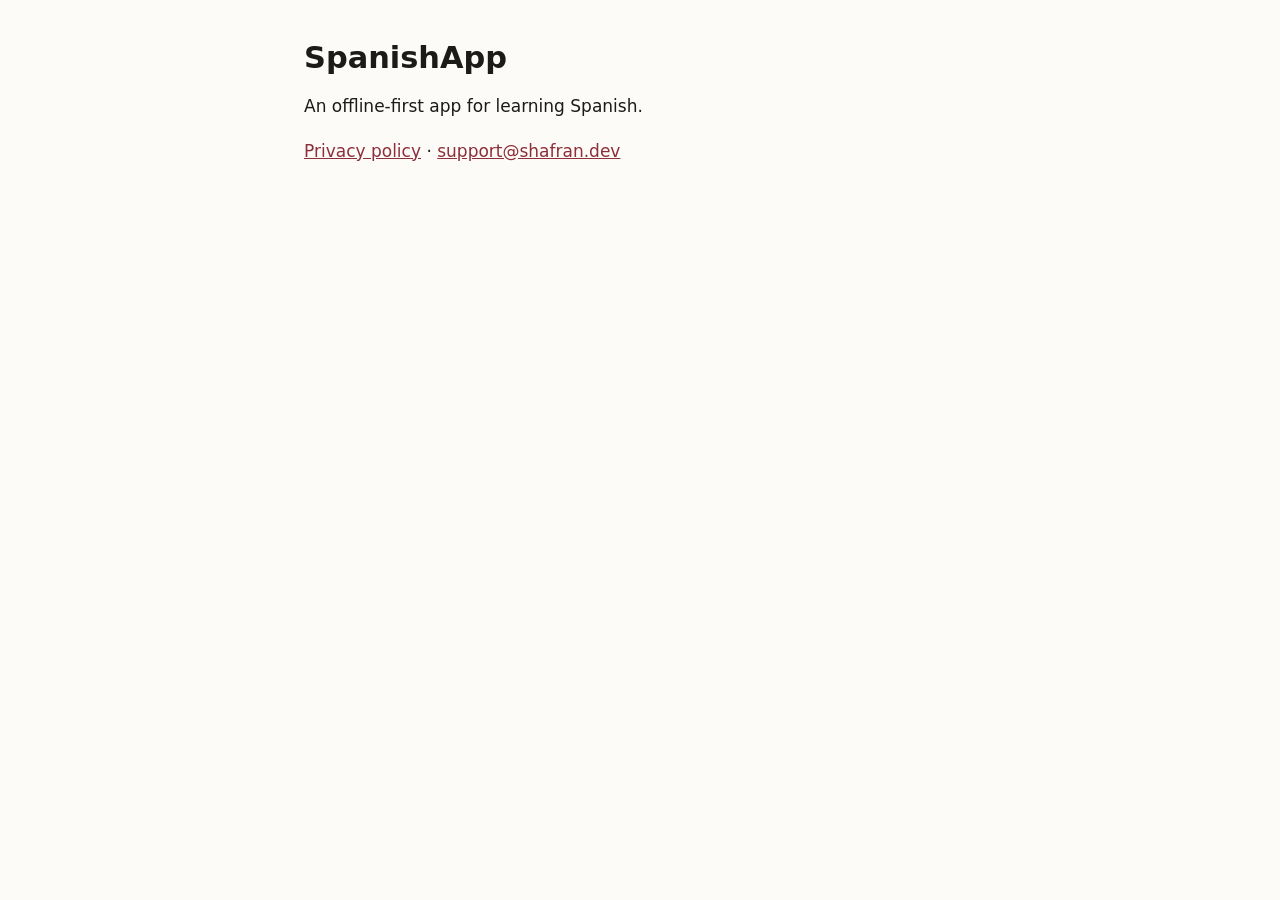
<file: index.html>
<!doctype html>
<html lang="en">
<head>
<meta charset="utf-8">
<meta name="viewport" content="width=device-width, initial-scale=1">
<title>SpanishApp</title>
<link rel="stylesheet" href="/style.css">
</head>
<body>
<main>
<h1>SpanishApp</h1>
<p>An offline-first app for learning Spanish.</p>
<p><a href="/privacy-policy/">Privacy policy</a> · <a href="mailto:support@shafran.dev">support@shafran.dev</a></p>
</main>
</body>
</html>
</file>
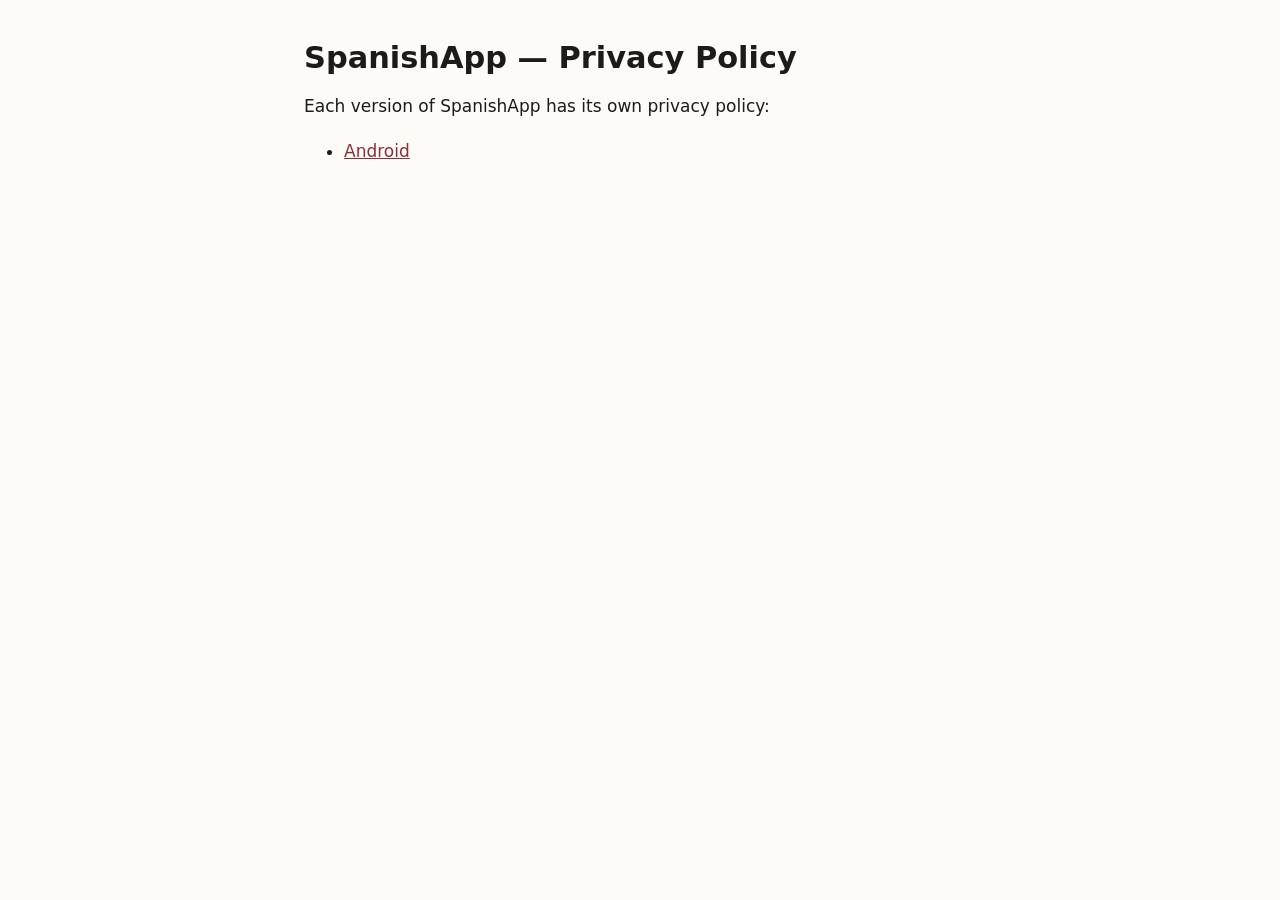
<file: privacy-policy/index.html>
<!doctype html>
<html lang="en">
<head>
<meta charset="utf-8">
<meta name="viewport" content="width=device-width, initial-scale=1">
<title>SpanishApp — Privacy Policy</title>
<link rel="stylesheet" href="/style.css">
</head>
<body>
<main>
<h1>SpanishApp — Privacy Policy</h1>
<p>Each version of SpanishApp has its own privacy policy:</p>
<ul>
<li><a href="/android/privacy-policy/">Android</a></li>
</ul>
</main>
</body>
</html>
</file>
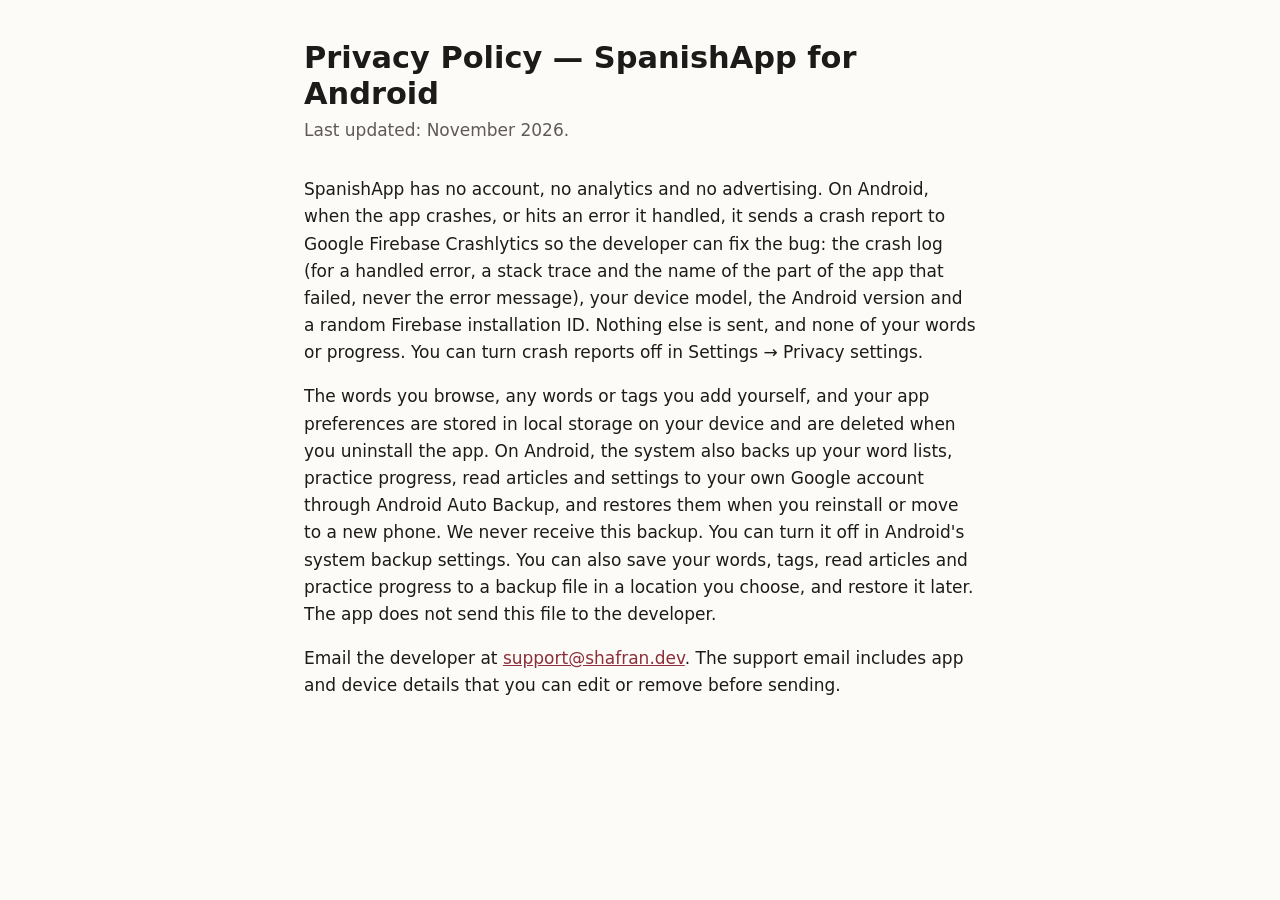
<file: android/privacy-policy/index.html>
<!doctype html>
<html lang="en">
<head>
<meta charset="utf-8">
<meta name="viewport" content="width=device-width, initial-scale=1">
<title>SpanishApp for Android — Privacy Policy</title>
<link rel="stylesheet" href="/style.css">
</head>
<body>
<main>
<h1>Privacy Policy — SpanishApp for Android</h1>
<p class="updated">Last updated: November 2026.</p>
<p>SpanishApp has no account, no analytics and no advertising. On Android, when the app crashes, or hits an error it handled, it sends a crash report to Google Firebase Crashlytics so the developer can fix the bug: the crash log (for a handled error, a stack trace and the name of the part of the app that failed, never the error message), your device model, the Android version and a random Firebase installation ID. Nothing else is sent, and none of your words or progress. You can turn crash reports off in Settings → Privacy settings.</p>
<p>The words you browse, any words or tags you add yourself, and your app preferences are stored in local storage on your device and are deleted when you uninstall the app. On Android, the system also backs up your word lists, practice progress, read articles and settings to your own Google account through Android Auto Backup, and restores them when you reinstall or move to a new phone. We never receive this backup. You can turn it off in Android's system backup settings. You can also save your words, tags, read articles and practice progress to a backup file in a location you choose, and restore it later. The app does not send this file to the developer.</p>
<p>Email the developer at <a href="mailto:support@shafran.dev">support@shafran.dev</a>. The support email includes app and device details that you can edit or remove before sending.</p>
</main>
</body>
</html>
</file>
<file: style.css>
:root { color-scheme: light dark; --bg: #fdfbf8; --fg: #1d1b19; --muted: #5f5a55; --link: #8c2f39; }
@media (prefers-color-scheme: dark) { :root { --bg: #161412; --fg: #ece7e2; --muted: #a9a29b; --link: #e08a94; } }
body { margin: 0; background: var(--bg); color: var(--fg); font: 17px/1.6 system-ui, -apple-system, "Segoe UI", Roboto, sans-serif; }
main { max-width: 42rem; margin: 0 auto; padding: 2.5rem 1rem 4rem; }
h1 { font-size: 1.9rem; line-height: 1.2; margin: 0 0 .25rem; }
.updated { color: var(--muted); margin: 0 0 2rem; }
a { color: var(--link); }
</file>
